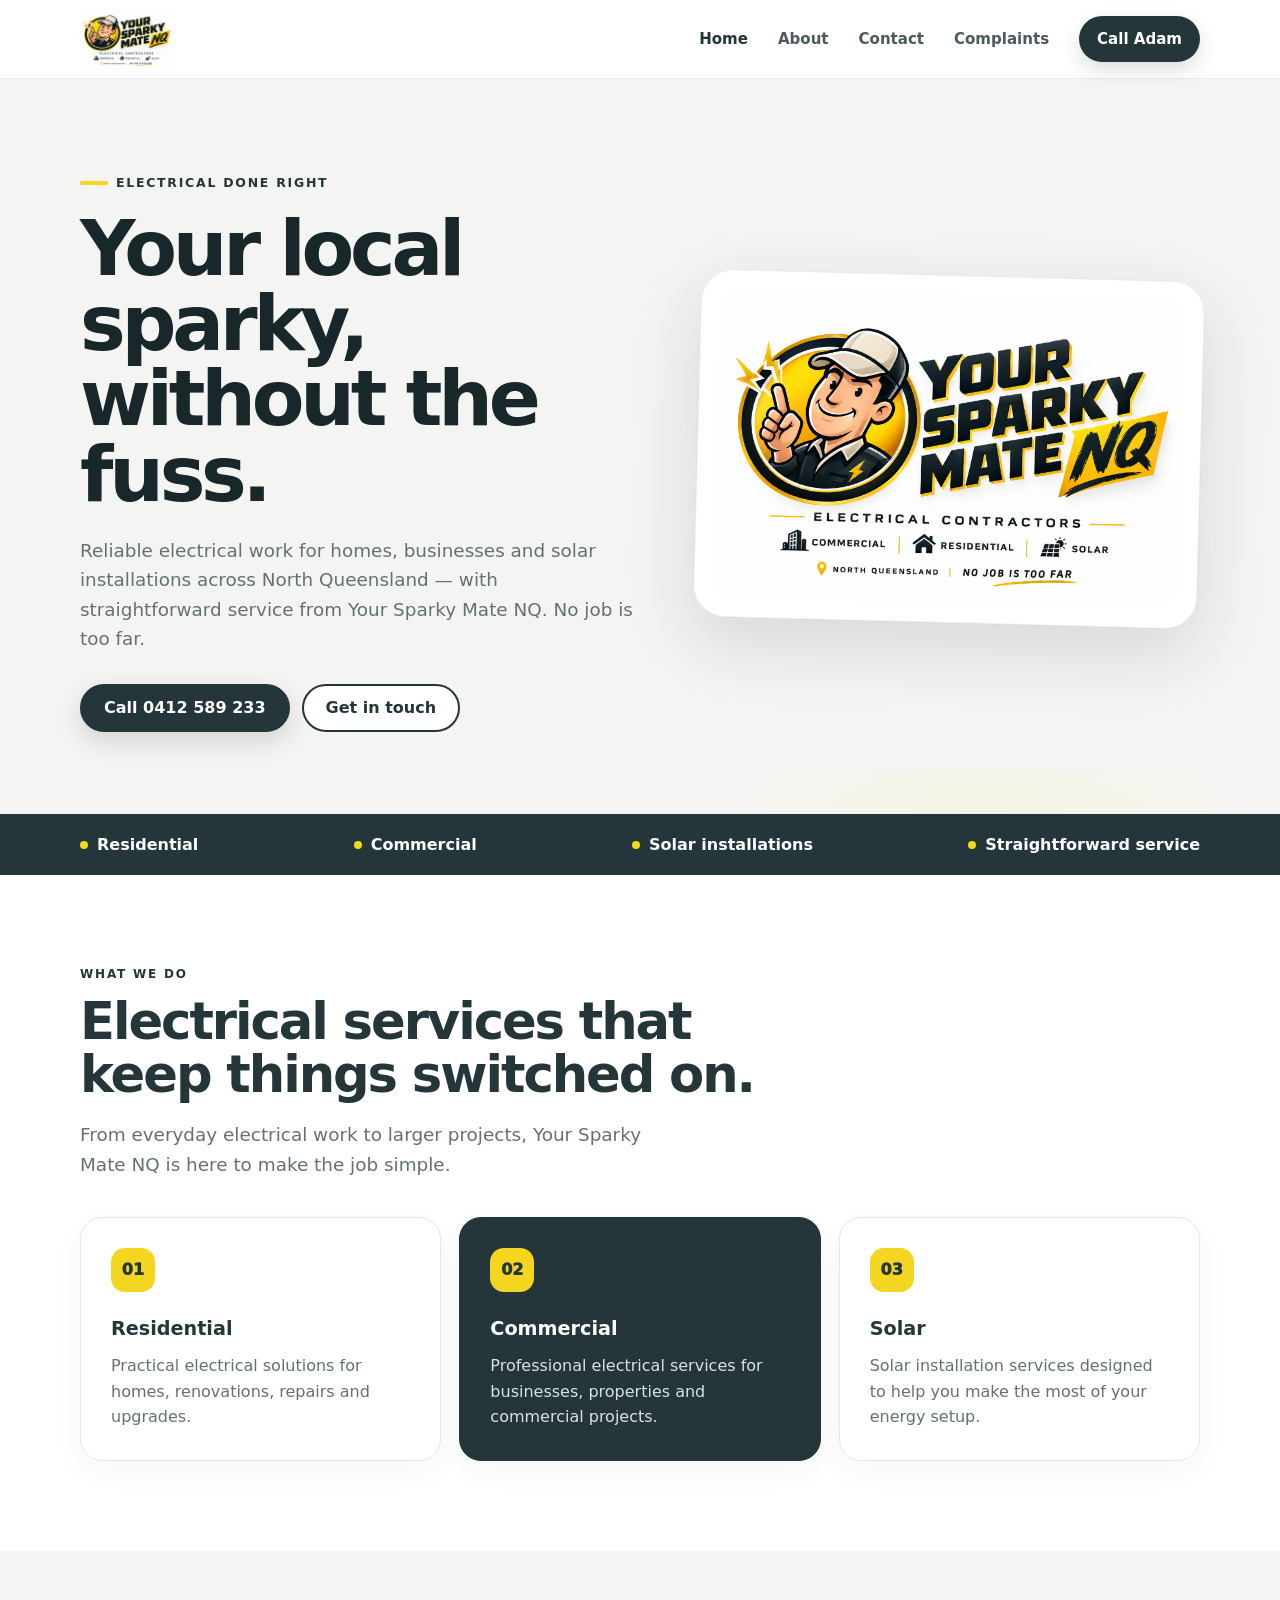
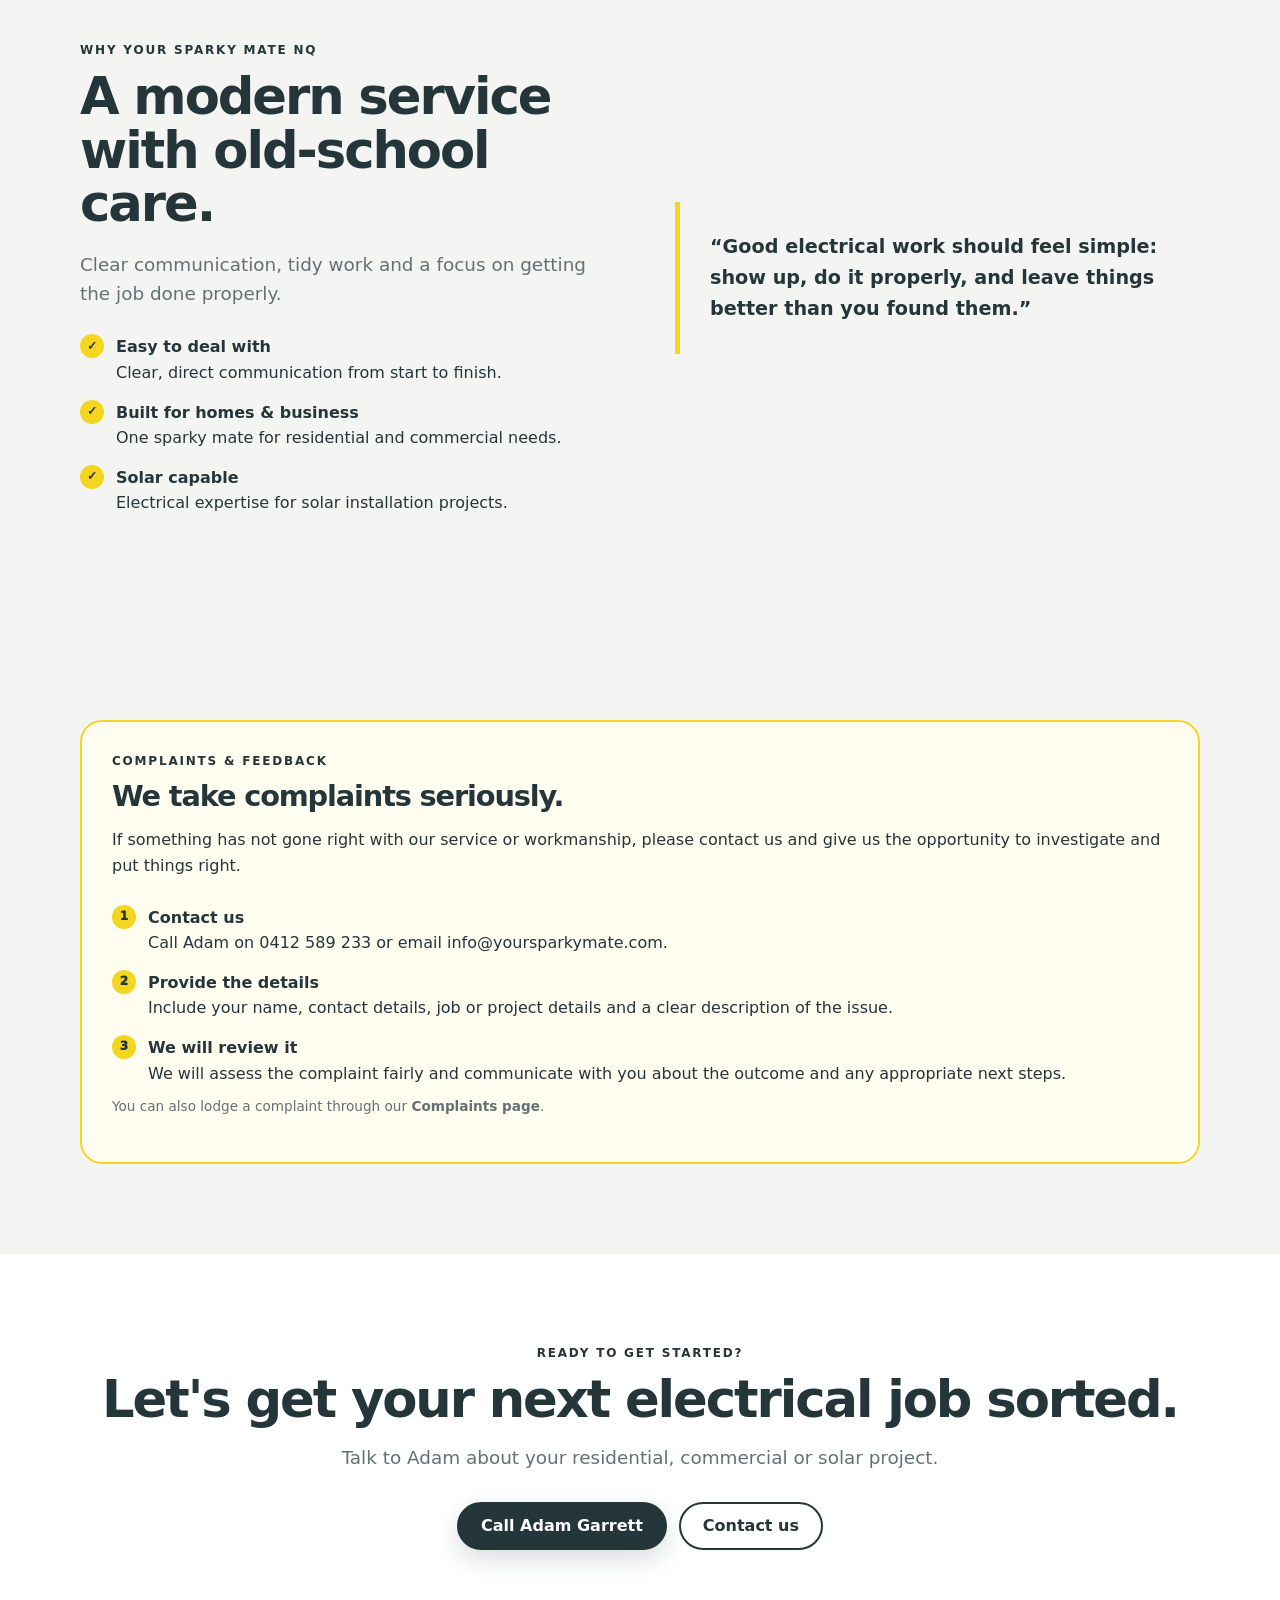
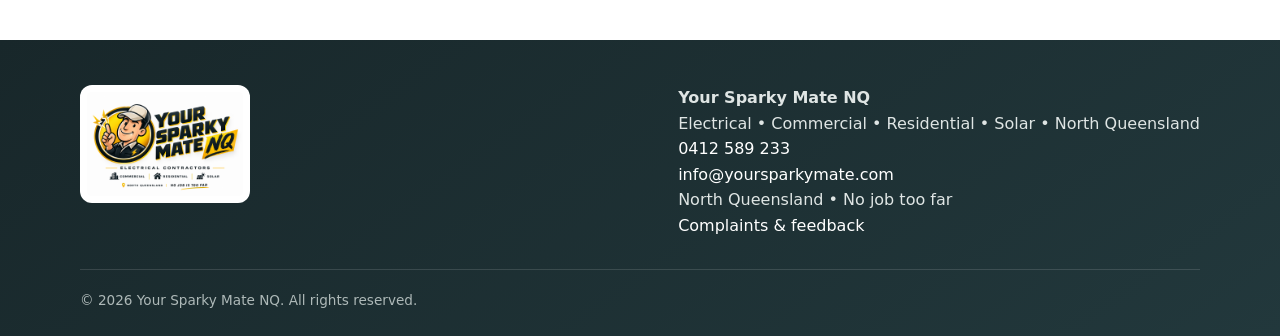
<file: index.html>
<!doctype html>
<html lang="en">
<head>
<meta charset="utf-8"><meta name="viewport" content="width=device-width,initial-scale=1">
<title>Your Sparky Mate NQ | Electrical, Commercial, Residential & Solar</title>
<meta name="description" content="Your Sparky Mate NQ — electrical services for residential, commercial and solar installations. Contact Adam Garrett on 0412 589 233.">
<link rel="stylesheet" href="styles.css">
</head>
<body>
<header class="site-header"><div class="container nav">
<a class="brand" href="index.html"><img src="logo.png" alt="Your Sparky Mate NQ"></a>
<button class="menu-btn" aria-label="Open menu">☰</button>
<nav class="nav-links"><a class="active" href="index.html">Home</a><a href="about.html">About</a><a href="contact.html">Contact</a><a href="complaints.html">Complaints</a><a class="nav-cta" href="tel:0412589233">Call Adam</a></nav>
</div></header>
<main>
<section class="hero"><div class="container hero-grid">
<div><div class="eyebrow">Electrical done right</div><h1>Your local sparky, without the fuss.</h1><p class="lead">Reliable electrical work for homes, businesses and solar installations across North Queensland — with straightforward service from Your Sparky Mate NQ. No job is too far.</p><div class="actions"><a class="btn primary" href="tel:0412589233">Call 0412 589 233</a><a class="btn secondary" href="contact.html">Get in touch</a></div></div>
<div class="hero-card"><img src="logo.png" alt="Your Sparky Mate NQ electrician logo"></div>
</div></section>
<div class="strip"><div class="container strip-inner"><span><i class="dot"></i> Residential</span><span><i class="dot"></i> Commercial</span><span><i class="dot"></i> Solar installations</span><span><i class="dot"></i> Straightforward service</span></div></div>
<section class="section"><div class="container"><div class="section-head"><div class="kicker">What we do</div><h2>Electrical services that keep things switched on.</h2><p class="lead">From everyday electrical work to larger projects, Your Sparky Mate NQ is here to make the job simple.</p></div>
<div class="grid-3">
<article class="card"><div class="icon">01</div><h3>Residential</h3><p>Practical electrical solutions for homes, renovations, repairs and upgrades.</p></article>
<article class="card dark"><div class="icon">02</div><h3>Commercial</h3><p>Professional electrical services for businesses, properties and commercial projects.</p></article>
<article class="card"><div class="icon">03</div><h3>Solar</h3><p>Solar installation services designed to help you make the most of your energy setup.</p></article>
</div></div></section>
<section class="section alt"><div class="container split"><div><div class="kicker">Why Your Sparky Mate NQ</div><h2>A modern service with old-school care.</h2><p class="lead">Clear communication, tidy work and a focus on getting the job done properly.</p><div class="checks"><div class="check"><i>✓</i><div><b>Easy to deal with</b><span>Clear, direct communication from start to finish.</span></div></div><div class="check"><i>✓</i><div><b>Built for homes & business</b><span>One sparky mate for residential and commercial needs.</span></div></div><div class="check"><i>✓</i><div><b>Solar capable</b><span>Electrical expertise for solar installation projects.</span></div></div></div></div><div class="quote">“Good electrical work should feel simple: show up, do it properly, and leave things better than you found them.”</div></div></section>
<section class="section alt"><div class="container"><div class="complaints"><div class="kicker">Complaints & feedback</div><h2>We take complaints seriously.</h2><p>If something has not gone right with our service or workmanship, please contact us and give us the opportunity to investigate and put things right.</p><div class="checks"><div class="check"><i>1</i><div><b>Contact us</b><span>Call Adam on <a href="tel:0412589233">0412 589 233</a> or email <a href="mailto:info@yoursparkymate.com">info@yoursparkymate.com</a>.</span></div></div><div class="check"><i>2</i><div><b>Provide the details</b><span>Include your name, contact details, job or project details and a clear description of the issue.</span></div></div><div class="check"><i>3</i><div><b>We will review it</b><span>We will assess the complaint fairly and communicate with you about the outcome and any appropriate next steps.</span></div></div></div><p class="notice">You can also lodge a complaint through our <a href="complaints.html"><strong>Complaints page</strong></a>.</p></div></div></section>
<section class="section"><div class="container" style="text-align:center"><div class="kicker">Ready to get started?</div><h2>Let's get your next electrical job sorted.</h2><p class="lead" style="margin:0 auto">Talk to Adam about your residential, commercial or solar project.</p><div class="actions" style="justify-content:center"><a class="btn primary" href="tel:0412589233">Call Adam Garrett</a><a class="btn secondary" href="contact.html">Contact us</a></div></div></section>
</main>
<footer><div class="container"><div class="footer-grid"><div><img src="logo.png" alt="Your Sparky Mate NQ logo"></div><div><strong>Your Sparky Mate NQ</strong><br>Electrical • Commercial • Residential • Solar • North Queensland<br><a href="tel:0412589233">0412 589 233</a><br><a href="mailto:info@yoursparkymate.com">info@yoursparkymate.com</a><br>North Queensland • No job too far<br><a href="complaints.html">Complaints & feedback</a></div></div><div class="footer-bottom">© 2026 Your Sparky Mate NQ. All rights reserved.</div></div></footer>
<script src="script.js"></script>
</body></html>
</file>
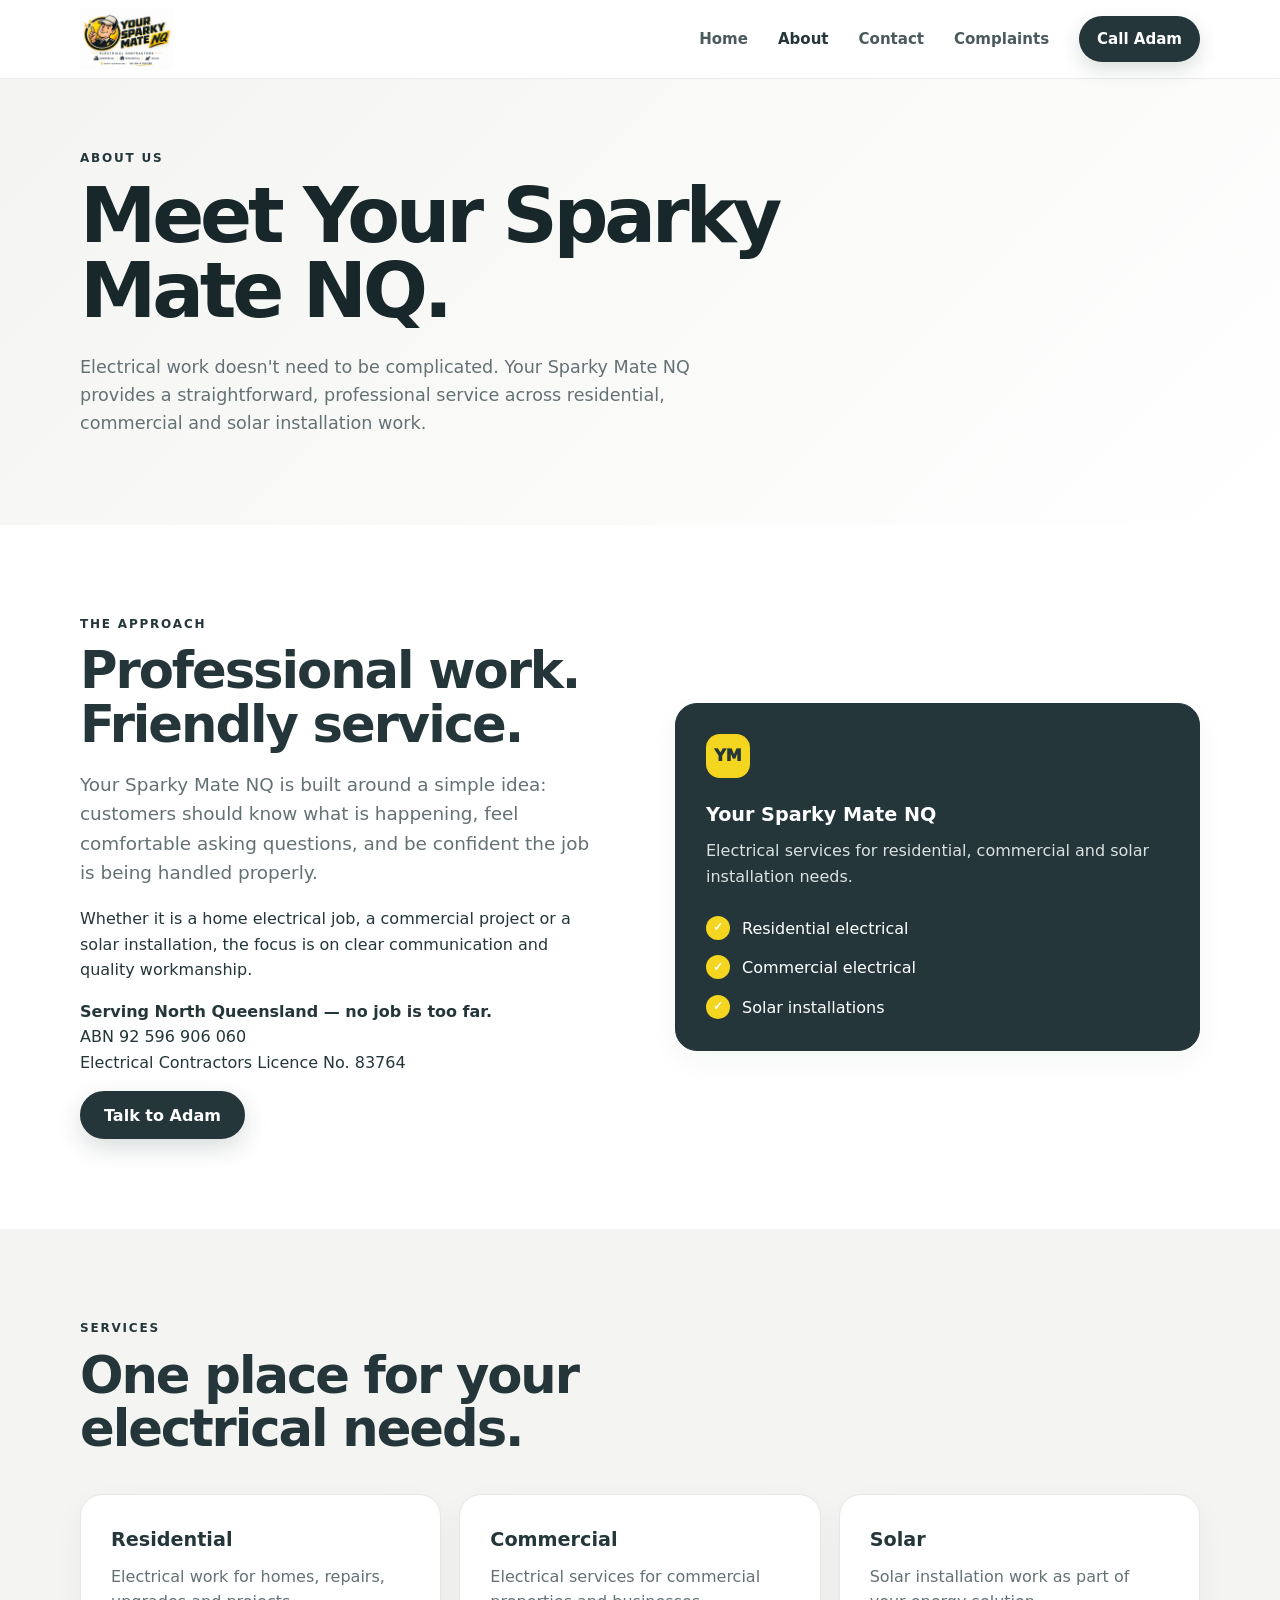
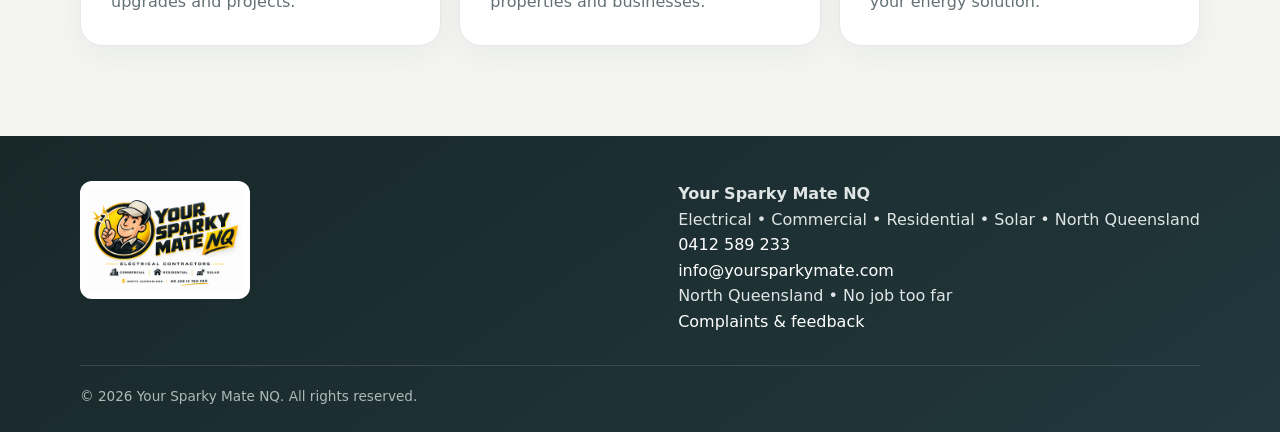
<file: about.html>
<!doctype html>
<html lang="en"><head><meta charset="utf-8"><meta name="viewport" content="width=device-width,initial-scale=1"><title>About | Your Sparky Mate NQ</title><meta name="description" content="About Your Sparky Mate NQ electrical services."><link rel="stylesheet" href="styles.css"></head>
<body>
<header class="site-header"><div class="container nav"><a class="brand" href="index.html"><img src="logo.png" alt="Your Sparky Mate NQ"></a><button class="menu-btn" aria-label="Open menu">☰</button><nav class="nav-links"><a href="index.html">Home</a><a class="active" href="about.html">About</a><a href="contact.html">Contact</a><a href="complaints.html">Complaints</a><a class="nav-cta" href="tel:0412589233">Call Adam</a></nav></div></header>
<main>
<section class="page-hero"><div class="container"><div class="kicker">About us</div><h1>Meet Your Sparky Mate NQ.</h1><p>Electrical work doesn't need to be complicated. Your Sparky Mate NQ provides a straightforward, professional service across residential, commercial and solar installation work.</p></div></section>
<section class="section"><div class="container split"><div><div class="kicker">The approach</div><h2>Professional work. Friendly service.</h2><p class="lead">Your Sparky Mate NQ is built around a simple idea: customers should know what is happening, feel comfortable asking questions, and be confident the job is being handled properly.</p><p>Whether it is a home electrical job, a commercial project or a solar installation, the focus is on clear communication and quality workmanship.</p><p><strong>Serving North Queensland — no job is too far.</strong><br>ABN 92 596 906 060<br>Electrical Contractors Licence No. 83764</p><a class="btn primary" href="contact.html">Talk to Adam</a></div><div class="card dark"><div class="icon">YM</div><h3>Your Sparky Mate NQ</h3><p>Electrical services for residential, commercial and solar installation needs.</p><div class="checks"><div class="check"><i>✓</i><div>Residential electrical</div></div><div class="check"><i>✓</i><div>Commercial electrical</div></div><div class="check"><i>✓</i><div>Solar installations</div></div></div></div></div></section>
<section class="section alt"><div class="container"><div class="section-head"><div class="kicker">Services</div><h2>One place for your electrical needs.</h2></div><div class="grid-3"><article class="card"><h3>Residential</h3><p>Electrical work for homes, repairs, upgrades and projects.</p></article><article class="card"><h3>Commercial</h3><p>Electrical services for commercial properties and businesses.</p></article><article class="card"><h3>Solar</h3><p>Solar installation work as part of your energy solution.</p></article></div></div></section>
</main>
<footer><div class="container"><div class="footer-grid"><div><img src="logo.png" alt="Your Sparky Mate NQ logo"></div><div><strong>Your Sparky Mate NQ</strong><br>Electrical • Commercial • Residential • Solar • North Queensland<br><a href="tel:0412589233">0412 589 233</a><br><a href="mailto:info@yoursparkymate.com">info@yoursparkymate.com</a><br>North Queensland • No job too far<br><a href="complaints.html">Complaints & feedback</a></div></div><div class="footer-bottom">© 2026 Your Sparky Mate NQ. All rights reserved.</div></div></footer><script src="script.js"></script></body></html>
</file>
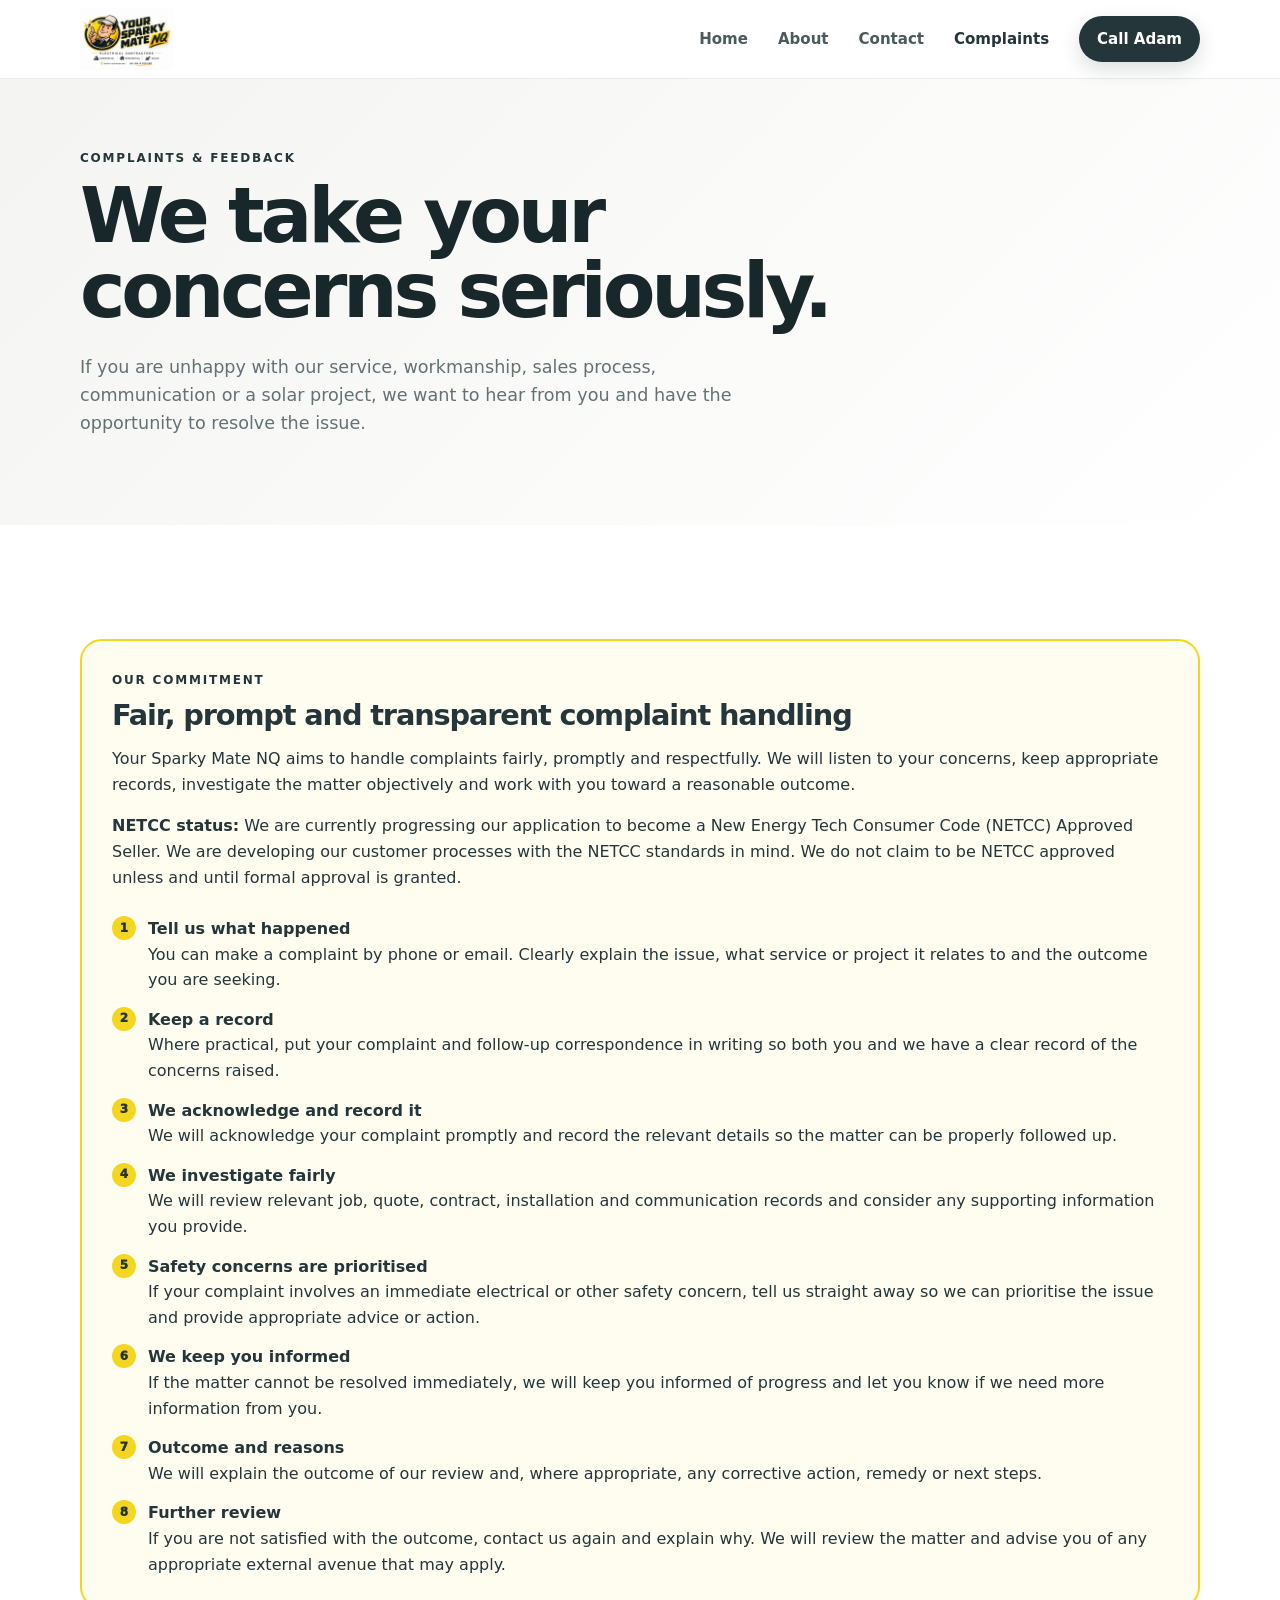
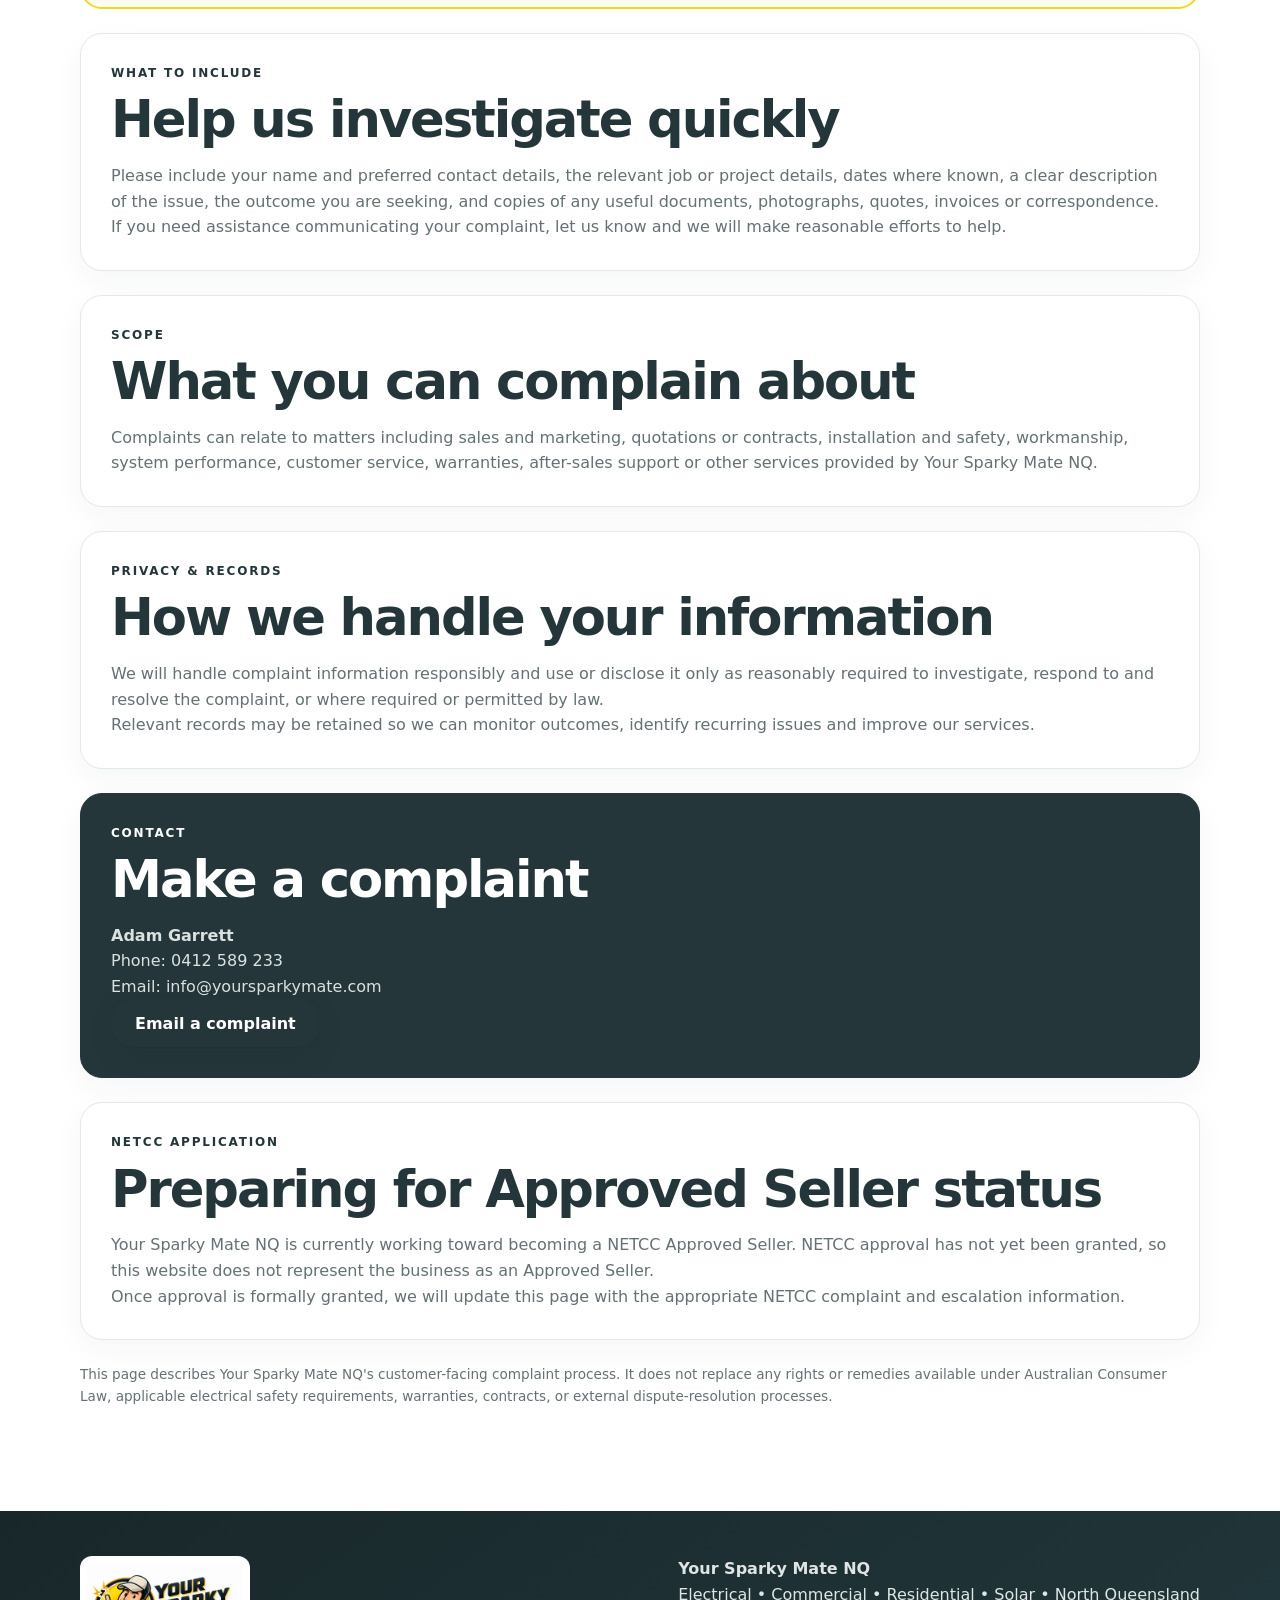
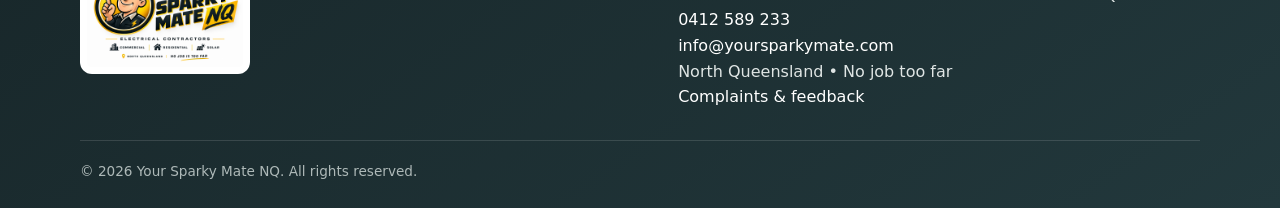
<file: complaints.html>
<!doctype html>
<html lang="en">
<head>
<meta charset="utf-8"><meta name="viewport" content="width=device-width,initial-scale=1">
<title>Complaints & Feedback | Your Sparky Mate NQ</title>
<meta name="description" content="Your Sparky Mate NQ complaints and feedback process for electrical, residential, commercial and solar services.">
<link rel="stylesheet" href="styles.css">
</head>
<body>
<header class="site-header"><div class="container nav">
<a class="brand" href="index.html"><img src="logo.png" alt="Your Sparky Mate NQ"></a>
<button class="menu-btn" aria-label="Open menu">☰</button>
<nav class="nav-links"><a href="index.html">Home</a><a href="about.html">About</a><a href="contact.html">Contact</a><a class="active" href="complaints.html">Complaints</a><a class="nav-cta" href="tel:0412589233">Call Adam</a></nav>
</div></header>

<main>
<section class="page-hero"><div class="container">
<div class="kicker">Complaints & feedback</div>
<h1>We take your concerns seriously.</h1>
<p>If you are unhappy with our service, workmanship, sales process, communication or a solar project, we want to hear from you and have the opportunity to resolve the issue.</p>
</div></section>

<section class="section"><div class="container narrow">
<div class="complaints">
<div class="kicker">Our commitment</div>
<h2>Fair, prompt and transparent complaint handling</h2>
<p>Your Sparky Mate NQ aims to handle complaints fairly, promptly and respectfully. We will listen to your concerns, keep appropriate records, investigate the matter objectively and work with you toward a reasonable outcome.</p>
<p><strong>NETCC status:</strong> We are currently progressing our application to become a New Energy Tech Consumer Code (NETCC) Approved Seller. We are developing our customer processes with the NETCC standards in mind. We do not claim to be NETCC approved unless and until formal approval is granted.</p>

<div class="checks">
<div class="check"><i>1</i><div><b>Tell us what happened</b><span>You can make a complaint by phone or email. Clearly explain the issue, what service or project it relates to and the outcome you are seeking.</span></div></div>
<div class="check"><i>2</i><div><b>Keep a record</b><span>Where practical, put your complaint and follow-up correspondence in writing so both you and we have a clear record of the concerns raised.</span></div></div>
<div class="check"><i>3</i><div><b>We acknowledge and record it</b><span>We will acknowledge your complaint promptly and record the relevant details so the matter can be properly followed up.</span></div></div>
<div class="check"><i>4</i><div><b>We investigate fairly</b><span>We will review relevant job, quote, contract, installation and communication records and consider any supporting information you provide.</span></div></div>
<div class="check"><i>5</i><div><b>Safety concerns are prioritised</b><span>If your complaint involves an immediate electrical or other safety concern, tell us straight away so we can prioritise the issue and provide appropriate advice or action.</span></div></div>
<div class="check"><i>6</i><div><b>We keep you informed</b><span>If the matter cannot be resolved immediately, we will keep you informed of progress and let you know if we need more information from you.</span></div></div>
<div class="check"><i>7</i><div><b>Outcome and reasons</b><span>We will explain the outcome of our review and, where appropriate, any corrective action, remedy or next steps.</span></div></div>
<div class="check"><i>8</i><div><b>Further review</b><span>If you are not satisfied with the outcome, contact us again and explain why. We will review the matter and advise you of any appropriate external avenue that may apply.</span></div></div>
</div>
</div>

<div class="card" style="margin-top:24px">
<div class="kicker">What to include</div>
<h2>Help us investigate quickly</h2>
<p>Please include your name and preferred contact details, the relevant job or project details, dates where known, a clear description of the issue, the outcome you are seeking, and copies of any useful documents, photographs, quotes, invoices or correspondence.</p>
<p>If you need assistance communicating your complaint, let us know and we will make reasonable efforts to help.</p>
</div>

<div class="card" style="margin-top:24px">
<div class="kicker">Scope</div>
<h2>What you can complain about</h2>
<p>Complaints can relate to matters including sales and marketing, quotations or contracts, installation and safety, workmanship, system performance, customer service, warranties, after-sales support or other services provided by Your Sparky Mate NQ.</p>
</div>

<div class="card" style="margin-top:24px">
<div class="kicker">Privacy & records</div>
<h2>How we handle your information</h2>
<p>We will handle complaint information responsibly and use or disclose it only as reasonably required to investigate, respond to and resolve the complaint, or where required or permitted by law.</p>
<p>Relevant records may be retained so we can monitor outcomes, identify recurring issues and improve our services.</p>
</div>

<div class="card dark" style="margin-top:24px">
<div class="kicker">Contact</div>
<h2>Make a complaint</h2>
<p><strong>Adam Garrett</strong><br>
Phone: <a href="tel:0412589233">0412 589 233</a><br>
Email: <a href="mailto:info@yoursparkymate.com">info@yoursparkymate.com</a></p>
<a class="btn primary" href="mailto:info@yoursparkymate.com?subject=Formal%20Complaint%20-%20Your%20Sparky%20Mate%20NQ">Email a complaint</a>
</div>

<div class="card" style="margin-top:24px">
<div class="kicker">NETCC application</div>
<h2>Preparing for Approved Seller status</h2>
<p>Your Sparky Mate NQ is currently working toward becoming a NETCC Approved Seller. NETCC approval has not yet been granted, so this website does not represent the business as an Approved Seller.</p>
<p>Once approval is formally granted, we will update this page with the appropriate NETCC complaint and escalation information.</p>
</div>

<p class="notice" style="margin-top:24px">This page describes Your Sparky Mate NQ's customer-facing complaint process. It does not replace any rights or remedies available under Australian Consumer Law, applicable electrical safety requirements, warranties, contracts, or external dispute-resolution processes.</p>
</div></section>
</main>

<footer><div class="container"><div class="footer-grid"><div><img src="logo.png" alt="Your Sparky Mate NQ logo"></div><div><strong>Your Sparky Mate NQ</strong><br>Electrical • Commercial • Residential • Solar • North Queensland<br><a href="tel:0412589233">0412 589 233</a><br><a href="mailto:info@yoursparkymate.com">info@yoursparkymate.com</a><br>North Queensland • No job too far<br><a href="complaints.html">Complaints & feedback</a></div></div><div class="footer-bottom">© 2026 Your Sparky Mate NQ. All rights reserved.</div></div></footer>
<script src="script.js"></script>
</body></html>
</file>
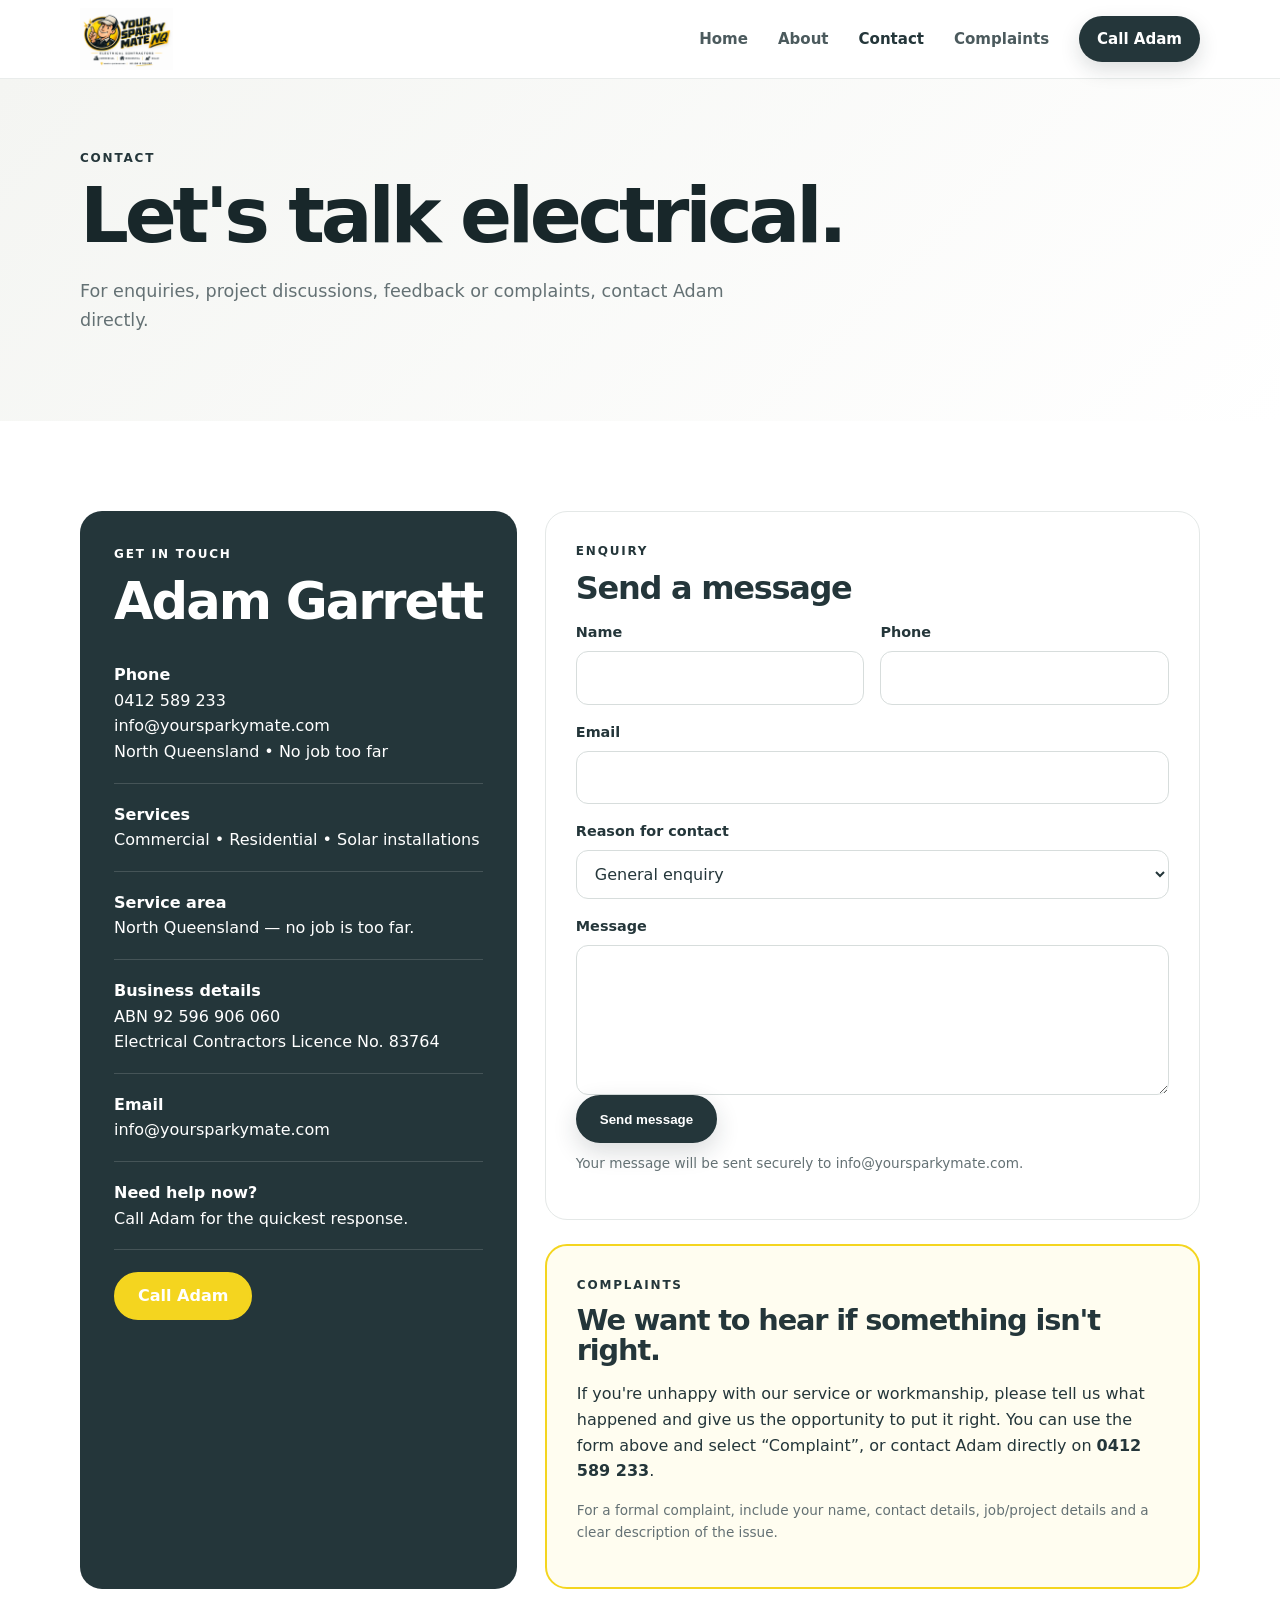
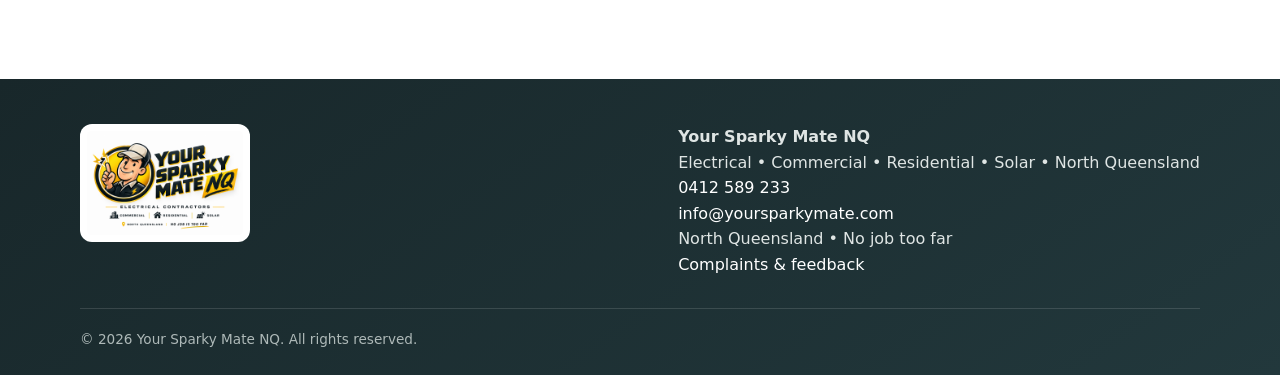
<file: contact.html>
<!doctype html>
<html lang="en"><head><meta charset="utf-8"><meta name="viewport" content="width=device-width,initial-scale=1"><title>Contact | Your Sparky Mate NQ</title><meta name="description" content="Contact Your Sparky Mate NQ and submit feedback or a complaint."><link rel="stylesheet" href="styles.css"></head>
<body>
<header class="site-header"><div class="container nav"><a class="brand" href="index.html"><img src="logo.png" alt="Your Sparky Mate NQ"></a><button class="menu-btn" aria-label="Open menu">☰</button><nav class="nav-links"><a href="index.html">Home</a><a href="about.html">About</a><a class="active" href="contact.html">Contact</a><a href="complaints.html">Complaints</a><a class="nav-cta" href="tel:0412589233">Call Adam</a></nav></div></header>
<main>
<section class="page-hero"><div class="container"><div class="kicker">Contact</div><h1>Let's talk electrical.</h1><p>For enquiries, project discussions, feedback or complaints, contact Adam directly.</p></div></section>
<section class="section"><div class="container contact-grid">
<div class="contact-panel"><div class="kicker">Get in touch</div><h2>Adam Garrett</h2><div class="contact-item"><strong>Phone</strong><br><a href="tel:0412589233">0412 589 233</a><br><a href="mailto:info@yoursparkymate.com">info@yoursparkymate.com</a><br>North Queensland • No job too far</div><div class="contact-item"><strong>Services</strong><br>Commercial • Residential • Solar installations</div><div class="contact-item"><strong>Service area</strong><br>North Queensland — no job is too far.</div><div class="contact-item"><strong>Business details</strong><br>ABN 92 596 906 060<br>Electrical Contractors Licence No. 83764</div><div class="contact-item"><strong>Email</strong><br><a href="mailto:info@yoursparkymate.com">info@yoursparkymate.com</a></div><div class="contact-item"><strong>Need help now?</strong><br>Call Adam for the quickest response.</div><a class="btn" style="background:var(--yellow);border-color:var(--yellow);margin-top:22px" href="tel:0412589233">Call Adam</a></div>
<div><form class="form" data-contact-form action="https://formspree.io/f/xaeykzkb" method="POST"><div class="kicker">Enquiry</div><h2 style="font-size:2rem">Send a message</h2><div class="form-grid"><div class="field"><label for="name">Name</label><input id="name" name="name" autocomplete="name" required></div><div class="field"><label for="phone">Phone</label><input id="phone" name="phone" type="tel" autocomplete="tel"></div><div class="field full"><label for="email">Email</label><input id="email" name="email" type="email" autocomplete="email" required></div><div class="field full"><label for="type">Reason for contact</label><select id="type" name="type"><option>General enquiry</option><option>Electrical job</option><option>Solar installation</option><option>Feedback</option><option>Complaint</option></select></div><div class="field full"><label for="message">Message</label><textarea id="message" name="message" required></textarea></div></div><input type="hidden" name="_subject" value="New website enquiry — Your Sparky Mate NQ"><input type="text" name="_gotcha" tabindex="-1" autocomplete="off" style="position:absolute;left:-9999px" aria-hidden="true"><button class="btn primary" type="submit">Send message</button><p class="notice" data-form-status hidden aria-live="polite"></p><p class="notice">Your message will be sent securely to info@yoursparkymate.com.</p></form>
<div class="complaints"><div class="kicker">Complaints</div><h2>We want to hear if something isn't right.</h2><p>If you're unhappy with our service or workmanship, please tell us what happened and give us the opportunity to put it right. You can use the form above and select “Complaint”, or contact Adam directly on <a href="tel:0412589233"><strong>0412 589 233</strong></a>.</p><p class="notice">For a formal complaint, include your name, contact details, job/project details and a clear description of the issue.</p></div></div>
</div></section>
</main>
<footer><div class="container"><div class="footer-grid"><div><img src="logo.png" alt="Your Sparky Mate NQ logo"></div><div><strong>Your Sparky Mate NQ</strong><br>Electrical • Commercial • Residential • Solar • North Queensland<br><a href="tel:0412589233">0412 589 233</a><br><a href="mailto:info@yoursparkymate.com">info@yoursparkymate.com</a><br>North Queensland • No job too far<br><a href="complaints.html">Complaints & feedback</a></div></div><div class="footer-bottom">© 2026 Your Sparky Mate NQ. All rights reserved.</div></div></footer><script src="script.js"></script></body></html>
</file>
<file: styles.css>
:root{
  --ink:#24363a;
  --ink-2:#18272a;
  --yellow:#f4d51f;
  --cream:#f4f5f2;
  --white:#fff;
  --muted:#647174;
  --line:#e4e8e7;
  --shadow:0 16px 45px rgba(24,39,42,.10);
  --radius:22px;
}
*{box-sizing:border-box}
html{scroll-behavior:smooth}
body{margin:0;font-family:Inter,ui-sans-serif,system-ui,-apple-system,BlinkMacSystemFont,"Segoe UI",sans-serif;color:var(--ink);background:var(--white);line-height:1.6}
a{color:inherit;text-decoration:none}
img{max-width:100%;display:block}
.container{width:min(1120px,calc(100% - 40px));margin:auto}
.site-header{position:sticky;top:0;z-index:50;background:rgba(255,255,255,.94);backdrop-filter:blur(14px);border-bottom:1px solid rgba(228,232,231,.8)}
.nav{height:78px;display:flex;align-items:center;justify-content:space-between;gap:28px}
.brand img{width:188px;height:auto;max-height:62px;object-fit:contain;object-position:left center}
.nav-links{display:flex;align-items:center;gap:30px;font-weight:700;font-size:.94rem}
.nav-links a{color:var(--ink);opacity:.82}
.nav-links a:hover,.nav-links a.active{opacity:1}
.nav-cta{background:var(--ink);color:white!important;padding:11px 18px;border-radius:999px;opacity:1!important}
.menu-btn{display:none;border:0;background:none;font-size:1.5rem}
.hero{background:var(--cream);padding:88px 0 82px;overflow:hidden}
.hero-grid{display:grid;grid-template-columns:1.05fr .95fr;align-items:center;gap:60px}
.eyebrow{display:inline-flex;align-items:center;gap:8px;font-size:.78rem;text-transform:uppercase;letter-spacing:.14em;font-weight:900;margin-bottom:18px}
.eyebrow:before{content:"";width:28px;height:4px;border-radius:9px;background:var(--yellow)}
h1{font-size:clamp(3rem,6vw,5.5rem);line-height:.98;letter-spacing:-.055em;margin:0 0 24px;color:var(--ink-2)}
h2{font-size:clamp(2rem,4vw,3.2rem);line-height:1.05;letter-spacing:-.04em;margin:0 0 16px}
h3{font-size:1.2rem;margin:0 0 8px}
.lead{font-size:1.15rem;color:var(--muted);max-width:600px}
.actions{display:flex;gap:12px;flex-wrap:wrap;margin-top:30px}
.btn{display:inline-flex;align-items:center;justify-content:center;min-height:48px;padding:0 22px;border-radius:999px;font-weight:850;border:2px solid var(--ink);transition:.2s ease}
.btn.primary{background:var(--ink);color:#fff}
.btn.secondary{background:#fff}
.btn:hover{transform:translateY(-2px);box-shadow:0 8px 18px rgba(24,39,42,.12)}
.hero-card{background:#fff;border-radius:32px;padding:24px;box-shadow:var(--shadow);transform:rotate(1.5deg)}
.hero-card img{width:100%;border-radius:22px}
.section{padding:90px 0}
.section.alt{background:var(--cream)}
.section-head{max-width:700px;margin-bottom:38px}
.kicker{font-size:.75rem;letter-spacing:.15em;text-transform:uppercase;font-weight:900;margin-bottom:10px}
.grid-3{display:grid;grid-template-columns:repeat(3,1fr);gap:18px}
.card{padding:30px;background:#fff;border:1px solid var(--line);border-radius:var(--radius)}
.card.dark{background:var(--ink);color:#fff;border-color:var(--ink)}
.icon{width:44px;height:44px;border-radius:14px;background:var(--yellow);display:grid;place-items:center;font-weight:950;margin-bottom:22px;color:var(--ink)}
.card p{color:var(--muted);margin:0}
.card.dark p{color:#dbe1e0}
.strip{background:var(--ink);color:white;padding:18px 0}
.strip-inner{display:flex;justify-content:space-between;gap:24px;flex-wrap:wrap;font-weight:800}
.strip span{display:inline-flex;align-items:center;gap:9px}
.dot{width:8px;height:8px;background:var(--yellow);border-radius:50%}
.split{display:grid;grid-template-columns:1fr 1fr;gap:70px;align-items:center}
.checks{display:grid;gap:14px;margin-top:26px}
.check{display:flex;gap:12px;align-items:flex-start}
.check b{display:block}
.check i{font-style:normal;background:var(--yellow);width:24px;height:24px;border-radius:50%;display:grid;place-items:center;font-size:.75rem;font-weight:950;flex:none}
.quote{padding:30px;border-left:5px solid var(--yellow);background:var(--cream);border-radius:0 18px 18px 0;font-size:1.2rem;font-weight:750}
.page-hero{padding:70px 0;background:var(--cream)}
.page-hero p{max-width:680px;color:var(--muted);font-size:1.1rem}
.contact-grid{display:grid;grid-template-columns:.8fr 1.2fr;gap:28px}
.contact-panel{background:var(--ink);color:white;padding:34px;border-radius:var(--radius)}
.contact-panel a{color:white}
.contact-item{padding:18px 0;border-bottom:1px solid rgba(255,255,255,.15)}
.contact-item:last-child{border:0}
.form{border:1px solid var(--line);border-radius:var(--radius);padding:30px}
.form-grid{display:grid;grid-template-columns:1fr 1fr;gap:16px}
.field{display:grid;gap:7px}
.field.full{grid-column:1/-1}
label{font-weight:800;font-size:.9rem}
input,textarea,select{width:100%;border:1px solid #d7dddc;border-radius:12px;padding:13px 14px;font:inherit;color:var(--ink);background:white}
textarea{min-height:150px;resize:vertical}
.notice{font-size:.85rem;color:var(--muted);margin-top:10px}
.complaints{margin-top:24px;border:2px solid var(--yellow);background:#fffdf0;padding:30px;border-radius:var(--radius)}
.complaints h2{font-size:1.8rem}
footer{background:var(--ink-2);color:#dfe5e4;padding:45px 0 25px}
.footer-grid{display:flex;justify-content:space-between;gap:30px;align-items:flex-start}
footer img{width:170px;background:#fff;border-radius:12px;padding:7px}
footer a{color:white}
.footer-bottom{border-top:1px solid rgba(255,255,255,.13);margin-top:30px;padding-top:20px;font-size:.85rem;color:#aeb9b8}
@media(max-width:820px){
  .nav-links{display:none;position:absolute;left:20px;right:20px;top:72px;background:#fff;padding:18px;border:1px solid var(--line);border-radius:18px;box-shadow:var(--shadow);flex-direction:column;align-items:stretch;gap:10px}
  .nav-links.open{display:flex}
  .nav-links a{padding:10px 12px}
  .menu-btn{display:block}
  .hero{padding:55px 0}
  .hero-grid,.split,.contact-grid{grid-template-columns:1fr;gap:35px}
  .hero-card{order:-1}
  .grid-3{grid-template-columns:1fr}
  .section{padding:65px 0}
  .form-grid{grid-template-columns:1fr}
  .field.full{grid-column:auto}
  .footer-grid{flex-direction:column}
}


/* Premium refinements */
.hero{position:relative}
.hero:after{content:"";position:absolute;inset:auto -12% -65% 42%;height:520px;background:radial-gradient(circle,rgba(244,213,31,.16),transparent 65%);pointer-events:none}
.hero-grid{position:relative;z-index:1}
.hero-card{padding:18px;border:1px solid rgba(24,39,42,.08);box-shadow:0 24px 70px rgba(24,39,42,.14)}
.hero-card img{background:#fff}
.card{box-shadow:0 10px 30px rgba(24,39,42,.045);transition:transform .2s ease,box-shadow .2s ease}
.card:hover{transform:translateY(-4px);box-shadow:0 18px 40px rgba(24,39,42,.09)}
.nav-cta{box-shadow:0 8px 20px rgba(24,39,42,.15)}
.btn.primary{box-shadow:0 9px 24px rgba(24,39,42,.16)}
.page-hero{background:linear-gradient(135deg,#f4f5f2 0%,#fff 100%)}
.section-head h2,.page-hero h1{max-width:820px}
footer{background:linear-gradient(145deg,#18272a,#22383c)}
</file>
